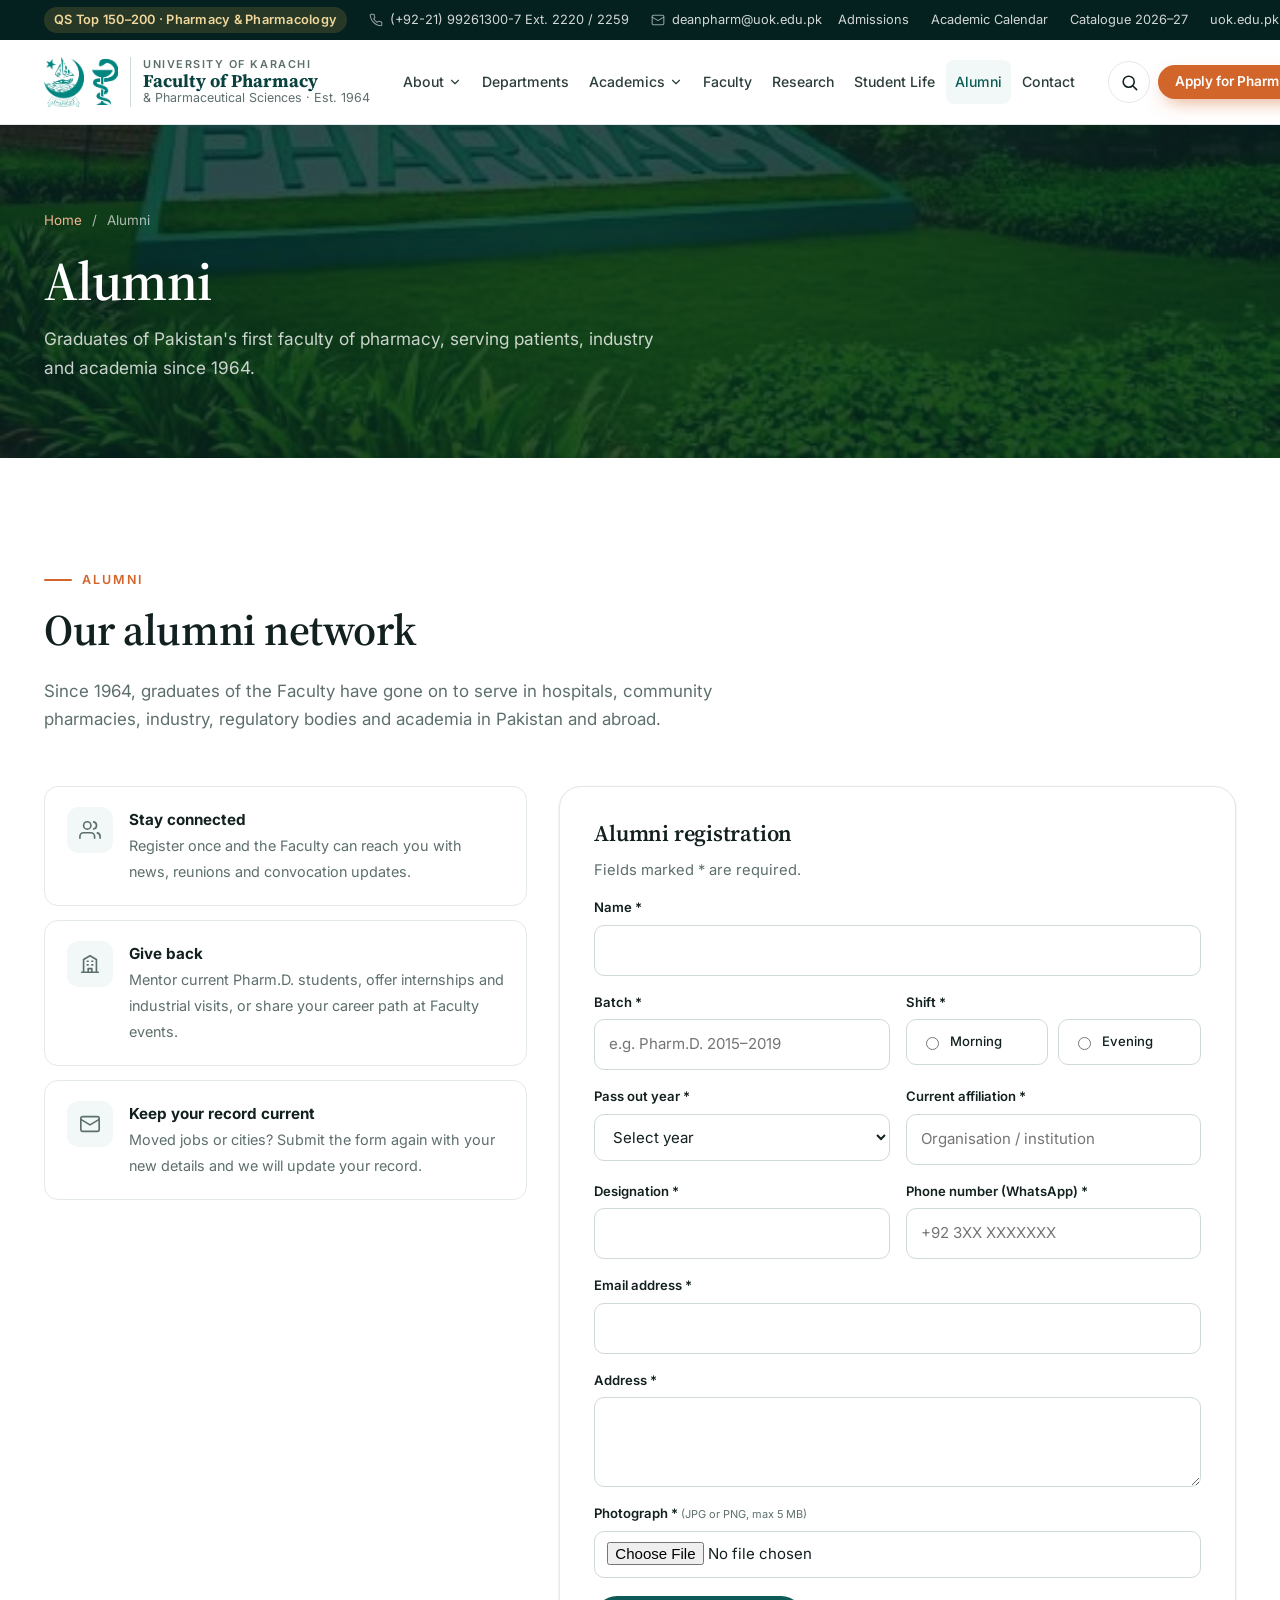
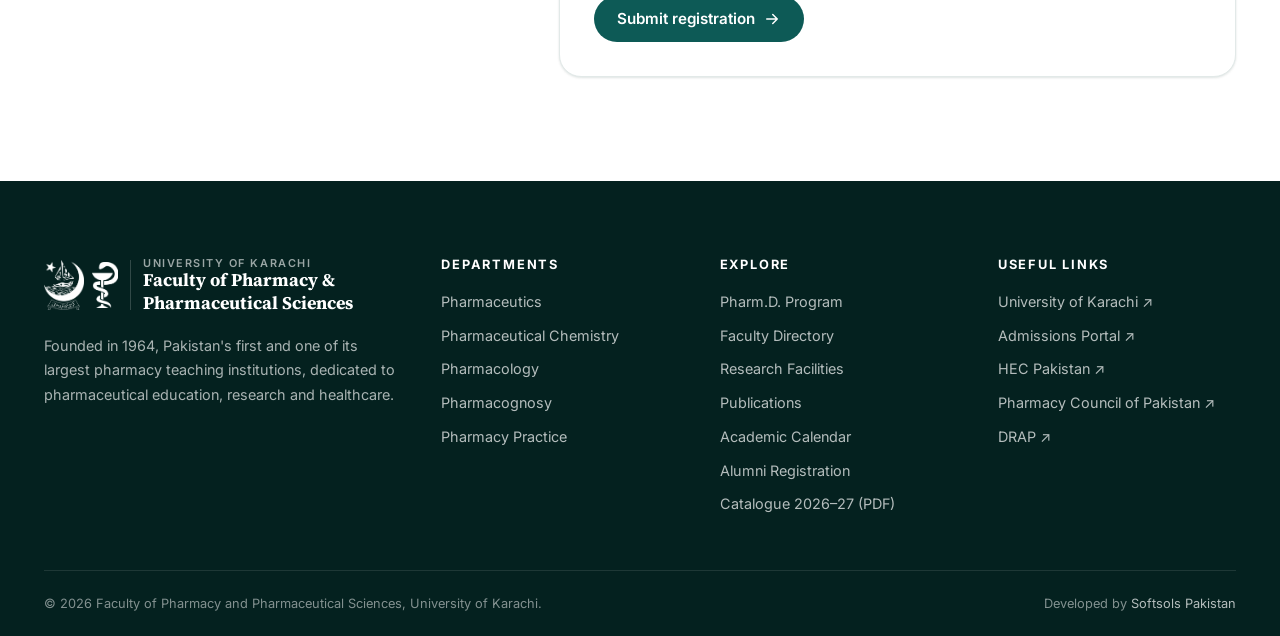
<file: alumni.html>
<!DOCTYPE html>
<html lang="en">
<head>
  <meta charset="UTF-8">
  <meta name="viewport" content="width=device-width, initial-scale=1.0">
  <title>Alumni | Faculty of Pharmacy &amp; Pharmaceutical Sciences, University of Karachi</title>
  <meta name="description" content="Alumni of the Faculty of Pharmacy and Pharmaceutical Sciences, University of Karachi. Register to stay connected with the Faculty.">
  <meta name="keywords" content="Faculty of Pharmacy, University of Karachi, Pharm.D, Pharmaceutical Sciences, UoK Pharmacy, RIPS, BBRF, PJPS">
  <meta name="theme-color" content="#062f2c">
  <meta property="og:title" content="Alumni — Faculty of Pharmacy & Pharmaceutical Sciences, University of Karachi">
  <meta property="og:description" content="Six decades of excellence in pharmacy education and research. QS Top 150–200 in Pharmacy & Pharmacology.">
  <meta property="og:type" content="website">
  <meta property="og:image" content="assets/img/campus/pharmacy-building.jpg">
  <link rel="icon" type="image/png" href="assets/brand/favicon.png">
  <link rel="apple-touch-icon" href="assets/brand/favicon.png">
  <link rel="preconnect" href="https://fonts.googleapis.com">
  <link rel="preconnect" href="https://fonts.gstatic.com" crossorigin>
  <link href="https://fonts.googleapis.com/css2?family=Inter:wght@400;500;600;700&family=Source+Serif+4:ital,opsz,wght@0,8..60,500;0,8..60,600;0,8..60,700;1,8..60,500&display=swap" rel="stylesheet">
  <link rel="stylesheet" href="styles.css">
</head>
<body>

<!-- SVG icon sprite -->
<svg xmlns="http://www.w3.org/2000/svg" style="display:none" aria-hidden="true">
  <defs>
    <symbol id="i-phone" viewBox="0 0 24 24" fill="none" stroke="currentColor" stroke-width="1.8" stroke-linecap="round" stroke-linejoin="round"><path d="M22 16.9v3a2 2 0 0 1-2.2 2 19.8 19.8 0 0 1-8.6-3.1 19.5 19.5 0 0 1-6-6A19.8 19.8 0 0 1 2.1 4.2 2 2 0 0 1 4.1 2h3a2 2 0 0 1 2 1.7c.1 1 .4 1.9.7 2.8a2 2 0 0 1-.5 2.1L8 9.9a16 16 0 0 0 6 6l1.3-1.3a2 2 0 0 1 2.1-.4c.9.3 1.8.6 2.8.7a2 2 0 0 1 1.7 2z"/></symbol>
    <symbol id="i-mail" viewBox="0 0 24 24" fill="none" stroke="currentColor" stroke-width="1.8" stroke-linecap="round" stroke-linejoin="round"><rect x="2" y="4" width="20" height="16" rx="2"/><path d="m22 7-10 6L2 7"/></symbol>
    <symbol id="i-pin" viewBox="0 0 24 24" fill="none" stroke="currentColor" stroke-width="1.8" stroke-linecap="round" stroke-linejoin="round"><path d="M20 10c0 6-8 12-8 12S4 16 4 10a8 8 0 0 1 16 0z"/><circle cx="12" cy="10" r="3"/></symbol>
    <symbol id="i-globe" viewBox="0 0 24 24" fill="none" stroke="currentColor" stroke-width="1.8" stroke-linecap="round" stroke-linejoin="round"><circle cx="12" cy="12" r="10"/><path d="M2 12h20M12 2a15.3 15.3 0 0 1 4 10 15.3 15.3 0 0 1-4 10 15.3 15.3 0 0 1-4-10 15.3 15.3 0 0 1 4-10z"/></symbol>
    <symbol id="i-search" viewBox="0 0 24 24" fill="none" stroke="currentColor" stroke-width="2" stroke-linecap="round" stroke-linejoin="round"><circle cx="11" cy="11" r="7"/><path d="m21 21-4.3-4.3"/></symbol>
    <symbol id="i-menu" viewBox="0 0 24 24" fill="none" stroke="currentColor" stroke-width="2" stroke-linecap="round"><path d="M4 7h16M4 12h16M4 17h16"/></symbol>
    <symbol id="i-close" viewBox="0 0 24 24" fill="none" stroke="currentColor" stroke-width="2" stroke-linecap="round"><path d="M18 6 6 18M6 6l12 12"/></symbol>
    <symbol id="i-chev" viewBox="0 0 24 24" fill="none" stroke="currentColor" stroke-width="2" stroke-linecap="round" stroke-linejoin="round"><path d="m6 9 6 6 6-6"/></symbol>
    <symbol id="i-chev-r" viewBox="0 0 24 24" fill="none" stroke="currentColor" stroke-width="2" stroke-linecap="round" stroke-linejoin="round"><path d="m9 6 6 6-6 6"/></symbol>
    <symbol id="i-chev-l" viewBox="0 0 24 24" fill="none" stroke="currentColor" stroke-width="2" stroke-linecap="round" stroke-linejoin="round"><path d="m15 6-6 6 6 6"/></symbol>
    <symbol id="i-arrow" viewBox="0 0 24 24" fill="none" stroke="currentColor" stroke-width="2" stroke-linecap="round" stroke-linejoin="round"><path d="M5 12h14M13 6l6 6-6 6"/></symbol>
    <symbol id="i-up" viewBox="0 0 24 24" fill="none" stroke="currentColor" stroke-width="2" stroke-linecap="round" stroke-linejoin="round"><path d="M12 19V5M6 11l6-6 6 6"/></symbol>
    <symbol id="i-check" viewBox="0 0 24 24" fill="none" stroke="currentColor" stroke-width="2" stroke-linecap="round" stroke-linejoin="round"><circle cx="12" cy="12" r="10"/><path d="m8 12 3 3 5-6"/></symbol>
    <symbol id="i-flask" viewBox="0 0 24 24" fill="none" stroke="currentColor" stroke-width="1.8" stroke-linecap="round" stroke-linejoin="round"><path d="M9 3h6M10 3v6.5L4.6 19a1.5 1.5 0 0 0 1.3 2.2h12.2a1.5 1.5 0 0 0 1.3-2.2L14 9.5V3"/><path d="M7.5 15h9"/></symbol>
    <symbol id="i-book" viewBox="0 0 24 24" fill="none" stroke="currentColor" stroke-width="1.8" stroke-linecap="round" stroke-linejoin="round"><path d="M4 19.5A2.5 2.5 0 0 1 6.5 17H20V3H6.5A2.5 2.5 0 0 0 4 5.5z"/><path d="M4 19.5A2.5 2.5 0 0 0 6.5 22H20v-5"/></symbol>
    <symbol id="i-users" viewBox="0 0 24 24" fill="none" stroke="currentColor" stroke-width="1.8" stroke-linecap="round" stroke-linejoin="round"><path d="M17 21v-2a4 4 0 0 0-4-4H5a4 4 0 0 0-4 4v2"/><circle cx="9" cy="7" r="4"/><path d="M23 21v-2a4 4 0 0 0-3-3.9M16 3.1a4 4 0 0 1 0 7.8"/></symbol>
    <symbol id="i-award" viewBox="0 0 24 24" fill="none" stroke="currentColor" stroke-width="1.8" stroke-linecap="round" stroke-linejoin="round"><circle cx="12" cy="8" r="6"/><path d="M15.5 13 17 22l-5-3-5 3 1.5-9"/></symbol>
    <symbol id="i-cal" viewBox="0 0 24 24" fill="none" stroke="currentColor" stroke-width="1.8" stroke-linecap="round" stroke-linejoin="round"><rect x="3" y="4" width="18" height="18" rx="2"/><path d="M16 2v4M8 2v4M3 10h18"/></symbol>
    <symbol id="i-cap" viewBox="0 0 24 24" fill="none" stroke="currentColor" stroke-width="1.8" stroke-linecap="round" stroke-linejoin="round"><path d="M22 10 12 5 2 10l10 5 10-5z"/><path d="M6 12v5c3 2 9 2 12 0v-5M22 10v6"/></symbol>
    <symbol id="i-micro" viewBox="0 0 24 24" fill="none" stroke="currentColor" stroke-width="1.8" stroke-linecap="round" stroke-linejoin="round"><path d="M6 18h8M3 22h18M14 22a7 7 0 1 0 0-14h-1M9 14h2M9 12a2 2 0 0 1-2-2V6h6v4a2 2 0 0 1-2 2zM12 6V3a1 1 0 0 0-1-1H9a1 1 0 0 0-1 1v3"/></symbol>
    <symbol id="i-leaf" viewBox="0 0 24 24" fill="none" stroke="currentColor" stroke-width="1.8" stroke-linecap="round" stroke-linejoin="round"><path d="M11 20A7 7 0 0 1 9.8 6.1C15.5 5 17 4.5 19 2c1 2 2 4.2 2 8 0 5.5-4.8 10-10 10z"/><path d="M2 21c0-3 1.9-5.4 5.1-6"/></symbol>
    <symbol id="i-pill" viewBox="0 0 24 24" fill="none" stroke="currentColor" stroke-width="1.8" stroke-linecap="round" stroke-linejoin="round"><path d="m10.5 20.5 10-10a4.95 4.95 0 1 0-7-7l-10 10a4.95 4.95 0 1 0 7 7zM8.5 8.5l7 7"/></symbol>
    <symbol id="i-heart" viewBox="0 0 24 24" fill="none" stroke="currentColor" stroke-width="1.8" stroke-linecap="round" stroke-linejoin="round"><path d="M19 14c1.5-1.5 3-3.2 3-5.5A5.5 5.5 0 0 0 16.5 3c-1.8 0-3 .5-4.5 2-1.5-1.5-2.7-2-4.5-2A5.5 5.5 0 0 0 2 8.5c0 2.3 1.5 4 3 5.5l7 7z"/><path d="M3.2 12h4.3l1.5-3 2 6 1.5-3h8.3"/></symbol>
    <symbol id="i-file" viewBox="0 0 24 24" fill="none" stroke="currentColor" stroke-width="1.8" stroke-linecap="round" stroke-linejoin="round"><path d="M14 2H6a2 2 0 0 0-2 2v16a2 2 0 0 0 2 2h12a2 2 0 0 0 2-2V8z"/><path d="M14 2v6h6M16 13H8M16 17H8M10 9H8"/></symbol>
    <symbol id="i-clip" viewBox="0 0 24 24" fill="none" stroke="currentColor" stroke-width="1.8" stroke-linecap="round" stroke-linejoin="round"><rect x="8" y="2" width="8" height="4" rx="1"/><path d="M16 4h2a2 2 0 0 1 2 2v14a2 2 0 0 1-2 2H6a2 2 0 0 1-2-2V6a2 2 0 0 1 2-2h2M9 14l2 2 4-4"/></symbol>
    <symbol id="i-shield" viewBox="0 0 24 24" fill="none" stroke="currentColor" stroke-width="1.8" stroke-linecap="round" stroke-linejoin="round"><path d="M12 22s8-4 8-10V5l-8-3-8 3v7c0 6 8 10 8 10z"/><path d="m9 12 2 2 4-4"/></symbol>
    <symbol id="i-star" viewBox="0 0 24 24" fill="none" stroke="currentColor" stroke-width="1.8" stroke-linecap="round" stroke-linejoin="round"><path d="m12 2 3.1 6.3 6.9 1-5 4.9 1.2 6.8L12 17.8 5.8 21l1.2-6.8-5-4.9 6.9-1z"/></symbol>
    <symbol id="i-clock" viewBox="0 0 24 24" fill="none" stroke="currentColor" stroke-width="1.8" stroke-linecap="round" stroke-linejoin="round"><circle cx="12" cy="12" r="10"/><path d="M12 6v6l4 2"/></symbol>
    <symbol id="i-chart" viewBox="0 0 24 24" fill="none" stroke="currentColor" stroke-width="1.8" stroke-linecap="round" stroke-linejoin="round"><path d="M3 3v18h18"/><path d="m7 15 4-4 3 3 5-6"/></symbol>
    <symbol id="i-trophy" viewBox="0 0 24 24" fill="none" stroke="currentColor" stroke-width="1.8" stroke-linecap="round" stroke-linejoin="round"><path d="M6 9H4.5a2.5 2.5 0 0 1 0-5H6M18 9h1.5a2.5 2.5 0 0 0 0-5H18M4 22h16M10 14.7V17c0 .6-.5 1-1 1.2C7.8 18.8 7 20.2 7 22M14 14.7V17c0 .6.5 1 1 1.2 1.2.6 2 2 2 3.8M18 2H6v7a6 6 0 0 0 12 0z"/></symbol>
    <symbol id="i-pen" viewBox="0 0 24 24" fill="none" stroke="currentColor" stroke-width="1.8" stroke-linecap="round" stroke-linejoin="round"><path d="M12 20h9M16.5 3.5a2.1 2.1 0 1 1 3 3L7 19l-4 1 1-4z"/></symbol>
    <symbol id="i-palette" viewBox="0 0 24 24" fill="none" stroke="currentColor" stroke-width="1.8" stroke-linecap="round" stroke-linejoin="round"><circle cx="13.5" cy="6.5" r="1"/><circle cx="17.5" cy="10.5" r="1"/><circle cx="8.5" cy="7.5" r="1"/><circle cx="6.5" cy="12.5" r="1"/><path d="M12 2a10 10 0 0 0 0 20c1 0 1.7-.8 1.7-1.7 0-.4-.2-.8-.4-1.1-.3-.3-.4-.7-.4-1.1 0-.9.8-1.7 1.7-1.7h2A5.6 5.6 0 0 0 22 11c0-5-4.5-9-10-9z"/></symbol>
    <symbol id="i-atom" viewBox="0 0 24 24" fill="none" stroke="currentColor" stroke-width="1.8" stroke-linecap="round" stroke-linejoin="round"><circle cx="12" cy="12" r="1.5"/><ellipse cx="12" cy="12" rx="10" ry="4"/><ellipse cx="12" cy="12" rx="10" ry="4" transform="rotate(60 12 12)"/><ellipse cx="12" cy="12" rx="10" ry="4" transform="rotate(120 12 12)"/></symbol>
    <symbol id="i-building" viewBox="0 0 24 24" fill="none" stroke="currentColor" stroke-width="1.8" stroke-linecap="round" stroke-linejoin="round"><path d="M3 21h18M5 21V7l7-4 7 4v14M9 9h1M14 9h1M9 13h1M14 13h1M10 21v-4h4v4"/></symbol>
    <symbol id="i-download" viewBox="0 0 24 24" fill="none" stroke="currentColor" stroke-width="2" stroke-linecap="round" stroke-linejoin="round"><path d="M21 15v4a2 2 0 0 1-2 2H5a2 2 0 0 1-2-2v-4M7 10l5 5 5-5M12 15V3"/></symbol>
    <symbol id="i-ext" viewBox="0 0 24 24" fill="none" stroke="currentColor" stroke-width="2" stroke-linecap="round" stroke-linejoin="round"><path d="M18 13v6a2 2 0 0 1-2 2H5a2 2 0 0 1-2-2V8a2 2 0 0 1 2-2h6M15 3h6v6M10 14 21 3"/></symbol>
    <symbol id="i-bus" viewBox="0 0 24 24" fill="none" stroke="currentColor" stroke-width="1.8" stroke-linecap="round" stroke-linejoin="round"><path d="M8 6v6M16 6v6M2 12h20M7 18h10M18 18h2a2 2 0 0 0 2-2V6a4 4 0 0 0-4-4H6a4 4 0 0 0-4 4v10a2 2 0 0 0 2 2h2"/><circle cx="7" cy="18" r="2"/><circle cx="17" cy="18" r="2"/></symbol>
  </defs>
</svg>

<a href="#main" class="skip-link">Skip to main content</a>

<!-- Top bar -->
<div class="topbar">
  <div class="container">
    <div class="topbar-info">
      <span class="topbar-badge">QS Top 150–200 · Pharmacy &amp; Pharmacology</span>
      <a class="topbar-item hide-sm" href="tel:+922199261300"><svg><use href="#i-phone"/></svg>(+92-21) 99261300-7 Ext. 2220 / 2259</a>
      <a class="topbar-item hide-sm" href="mailto:deanpharm@uok.edu.pk"><svg><use href="#i-mail"/></svg>deanpharm@uok.edu.pk</a>
    </div>
    <div class="topbar-links">
      <a href="index.html#admissions">Admissions</a>
      <a href="index.html#calendar">Academic Calendar</a>
      <a href="catalogue.pdf" target="_blank" rel="noopener">Catalogue 2026–27</a>
      <a href="https://uok.edu.pk" target="_blank" rel="noopener">uok.edu.pk ↗</a>
    </div>
  </div>
</div>

<!-- Header -->
<header class="site-header" id="siteHeader">
  <div class="container header-inner">
    <a href="index.html" class="brand" aria-label="Faculty of Pharmacy and Pharmaceutical Sciences — home">
      <span class="brand-marks">
        <img src="assets/brand/uok-emblem.png" alt="University of Karachi emblem" width="40" height="50">
        <img src="assets/brand/pharmacy-mark.png" alt="" width="26" height="46">
      </span>
      <span class="brand-text">
        <small>University of Karachi</small>
        <strong>Faculty of Pharmacy</strong>
        <span>&amp; Pharmaceutical Sciences · Est. 1964</span>
      </span>
    </a>

    <nav class="main-nav" aria-label="Main">
      <div class="nav-drop">
        <button type="button" aria-haspopup="true">About <svg><use href="#i-chev"/></svg></button>
        <div class="nav-panel">
          <a href="index.html#about"><b>History &amp; Heritage</b><small>Pakistan's first faculty of pharmacy, since 1964</small></a>
          <a href="index.html#leadership"><b>Leadership</b><small>Messages from the Vice Chancellor &amp; Dean</small></a>
          <a href="index.html#milestones"><b>Milestones</b><small>Decades of pioneering achievements</small></a>
          <a href="index.html#gallery"><b>Campus &amp; People</b><small>Facilities and our technical staff</small></a>
        </div>
      </div>
      <a href="index.html#departments">Departments</a>
      <div class="nav-drop">
        <button type="button" aria-haspopup="true">Academics <svg><use href="#i-chev"/></svg></button>
        <div class="nav-panel">
          <a href="index.html#program"><b>Pharm.D. Program</b><small>5 years · 10 semesters · course schedule</small></a>
          <a href="index.html#admissions"><b>Admissions &amp; Rules</b><small>Merit categories, attendance, promotion</small></a>
          <a href="index.html#calendar"><b>Academic Calendar</b><small>Morning &amp; evening programs</small></a>
        </div>
      </div>
      <a href="index.html#faculty">Faculty</a>
      <a href="index.html#research">Research</a>
      <a href="index.html#student-life">Student Life</a>
      <a href="alumni.html" class="is-active" aria-current="page">Alumni</a>
      <a href="index.html#contact">Contact</a>
    </nav>

    <div class="header-actions">
      <button class="icon-btn" type="button" id="searchOpen" aria-label="Search the site"><svg><use href="#i-search"/></svg></button>
      <a href="index.html#admissions" class="btn btn-primary btn-sm">Apply for Pharm.D.</a>
      <button class="icon-btn menu-toggle" type="button" id="menuOpen" aria-label="Open menu" aria-controls="drawer" aria-expanded="false"><svg><use href="#i-menu"/></svg></button>
    </div>
  </div>
</header>

<!-- Mobile drawer -->
<div class="drawer-backdrop" id="drawerBackdrop"></div>
<aside class="drawer" id="drawer" aria-label="Mobile menu">
  <div class="drawer-head">
    <strong style="font-family:var(--font-serif);color:var(--brand-800)">Menu</strong>
    <button class="icon-btn" type="button" id="menuClose" aria-label="Close menu"><svg><use href="#i-close"/></svg></button>
  </div>
  <nav>
    <a href="index.html#about">About the Faculty</a>
    <a href="index.html#leadership">Leadership</a>
    <a href="index.html#departments">Departments</a>
    <a href="index.html#program">Pharm.D. Program</a>
    <a href="index.html#faculty">Faculty Directory</a>
    <a href="index.html#research">Research &amp; Facilities</a>
    <a href="index.html#publications">Publications</a>
    <a href="index.html#admissions">Admissions &amp; Rules</a>
    <a href="index.html#calendar">Academic Calendar</a>
    <a href="index.html#student-life">Student Life</a>
    <a href="index.html#gallery">Gallery</a>
    <a href="alumni.html">Alumni</a>
    <a href="index.html#contact">Contact</a>
  </nav>
  <div class="drawer-foot">
    <a href="index.html#admissions" class="btn btn-primary" style="width:100%;margin-bottom:14px">Apply for Pharm.D.</a>
    University Road, Karachi-75270<br>(+92-21) 99261300-7 Ext. 2220
  </div>
</aside>

<main id="main">

  <!-- ============ PAGE HEADER ============ -->
  <section class="page-hero">
    <img src="assets/img/campus/pharmacy-building.jpg" alt="" width="1920" height="1277">
    <div class="container">
      <nav class="crumbs" aria-label="Breadcrumb"><a href="index.html">Home</a><span aria-hidden="true">/</span><span>Alumni</span></nav>
      <h1>Alumni</h1>
      <p>Graduates of Pakistan's first faculty of pharmacy, serving patients, industry and academia since 1964.</p>
    </div>
  </section>

  <!-- ============ ALUMNI ============ -->
  <section class="section" id="alumni">
    <div class="container">
      <div class="section-head reveal">
        <span class="eyebrow">Alumni</span>
        <h2>Our alumni network</h2>
        <p>Since 1964, graduates of the Faculty have gone on to serve in hospitals, community pharmacies, industry, regulatory bodies and academia in Pakistan and abroad.</p>
      </div>
      <div class="alumni-grid">
        <div class="alumni-info reveal">
          <div class="ci"><span class="ql-icon"><svg><use href="#i-users"/></svg></span><div><b>Stay connected</b><span>Register once and the Faculty can reach you with news, reunions and convocation updates.</span></div></div>
          <div class="ci"><span class="ql-icon"><svg><use href="#i-building"/></svg></span><div><b>Give back</b><span>Mentor current Pharm.D. students, offer internships and industrial visits, or share your career path at Faculty events.</span></div></div>
          <div class="ci"><span class="ql-icon"><svg><use href="#i-mail"/></svg></span><div><b>Keep your record current</b><span>Moved jobs or cities? Submit the form again with your new details and we will update your record.</span></div></div>
        </div>
        <form class="form-card" id="alumniForm" action="https://formsubmit.co/softsolspk@gmail.com" method="POST" enctype="multipart/form-data" novalidate>
          <h3>Alumni registration</h3>
          <p style="color:var(--muted);font-size:.92rem">Fields marked * are required.</p>
          <input type="hidden" name="_subject" value="New alumni registration – Faculty of Pharmacy, UoK">
          <input type="hidden" name="_template" value="table">
          <input type="hidden" name="_next" value="">
          <input type="text" name="_honey" class="hp" tabindex="-1" autocomplete="off" aria-hidden="true">
          <div class="form-grid">
            <div class="field full"><label for="al-name">Name *</label><input id="al-name" name="Name" required autocomplete="name"></div>
            <div class="field"><label for="al-batch">Batch *</label><input id="al-batch" name="Batch" required placeholder="e.g. Pharm.D. 2015–2019"></div>
            <div class="field"><label>Shift *</label>
              <div class="choice-row" role="radiogroup" aria-label="Shift">
                <label class="choice"><input type="radio" name="Shift" value="Morning" required> Morning</label>
                <label class="choice"><input type="radio" name="Shift" value="Evening"> Evening</label>
              </div>
            </div>
            <div class="field"><label for="al-year">Pass out year *</label>
              <select id="al-year" name="Pass out Year" required><option value="">Select year</option><option>2026</option><option>2025</option><option>2024</option><option>2023</option><option>2022</option><option>2021</option><option>2020</option><option>2019</option><option>2018</option><option>2017</option><option>2016</option><option>2015</option><option>2014</option><option>2013</option><option>2012</option><option>2011</option><option>2010</option><option>2009</option><option>2008</option><option>2007</option><option>2006</option><option>2005</option><option>2004</option><option>2003</option><option>2002</option><option>2001</option><option>2000</option><option>1999</option><option>1998</option><option>1997</option><option>1996</option><option>1995</option><option>1994</option><option>1993</option><option>1992</option><option>1991</option><option>1990</option><option>1989</option><option>1988</option><option>1987</option><option>1986</option><option>1985</option><option>1984</option><option>1983</option><option>1982</option><option>1981</option><option>1980</option><option>1979</option><option>1978</option><option>1977</option><option>1976</option><option>1975</option><option>1974</option><option>1973</option><option>1972</option><option>1971</option><option>1970</option><option>1969</option><option>1968</option><option>1967</option><option>1966</option></select>
            </div>
            <div class="field"><label for="al-aff">Current affiliation *</label><input id="al-aff" name="Current Affiliation" required placeholder="Organisation / institution" autocomplete="organization"></div>
            <div class="field"><label for="al-desig">Designation *</label><input id="al-desig" name="Designation" required autocomplete="organization-title"></div>
            <div class="field"><label for="al-phone">Phone number (WhatsApp) *</label><input id="al-phone" name="Phone (WhatsApp)" type="tel" required placeholder="+92 3XX XXXXXXX" autocomplete="tel"></div>
            <div class="field full"><label for="al-email">Email address *</label><input id="al-email" name="email" type="email" required autocomplete="email"></div>
            <div class="field full"><label for="al-addr">Address *</label><textarea id="al-addr" name="Address" required autocomplete="street-address" style="min-height:90px"></textarea></div>
            <div class="field full"><label for="al-photo">Photograph * <small style="font-weight:400;color:var(--muted)">(JPG or PNG, max 5 MB)</small></label><input id="al-photo" name="Photograph" type="file" accept="image/jpeg,image/png" required></div>
          </div>
          <button class="btn btn-brand" type="submit" style="margin-top:18px">Submit registration <svg><use href="#i-arrow"/></svg></button>
          <div class="form-feedback" id="alumniFeedback" role="status"></div>
        </form>
      </div>
    </div>
  </section>

</main>

<!-- Footer -->
<footer class="site-footer">
  <div class="container">
    <div class="footer-grid">
      <div class="footer-brand">
        <a href="index.html" class="brand">
          <span class="brand-marks">
            <img src="assets/brand/uok-emblem-white.png" alt="University of Karachi emblem" width="40" height="50">
            <img src="assets/brand/pharmacy-mark-white.png" alt="" width="26" height="46">
          </span>
          <span class="brand-text"><small>University of Karachi</small><strong>Faculty of Pharmacy &amp; Pharmaceutical Sciences</strong></span>
        </a>
        <p>Founded in 1964, Pakistan's first and one of its largest pharmacy teaching institutions, dedicated to pharmaceutical education, research and healthcare.</p>
      </div>
      <div>
        <h4>Departments</h4>
        <ul id="footerDepts"></ul>
      </div>
      <div>
        <h4>Explore</h4>
        <ul>
          <li><a href="index.html#program">Pharm.D. Program</a></li>
          <li><a href="index.html#faculty">Faculty Directory</a></li>
          <li><a href="index.html#research">Research Facilities</a></li>
          <li><a href="index.html#publications">Publications</a></li>
          <li><a href="index.html#calendar">Academic Calendar</a></li>
          <li><a href="alumni.html">Alumni Registration</a></li>
          <li><a href="catalogue.pdf" target="_blank" rel="noopener">Catalogue 2026–27 (PDF)</a></li>
        </ul>
      </div>
      <div>
        <h4>Useful links</h4>
        <ul>
          <li><a href="https://uok.edu.pk" target="_blank" rel="noopener">University of Karachi ↗</a></li>
          <li><a href="https://uokadmission.edu.pk" target="_blank" rel="noopener">Admissions Portal ↗</a></li>
          <li><a href="https://www.hec.gov.pk" target="_blank" rel="noopener">HEC Pakistan ↗</a></li>
          <li><a href="https://www.pharmacycouncil.org.pk" target="_blank" rel="noopener">Pharmacy Council of Pakistan ↗</a></li>
          <li><a href="https://www.dra.gov.pk" target="_blank" rel="noopener">DRAP ↗</a></li>
        </ul>
      </div>
    </div>
    <div class="footer-bottom">
      <span>© <span id="year">2026</span> Faculty of Pharmacy and Pharmaceutical Sciences, University of Karachi.</span>
      <span>Developed by <a href="https://softsols.pk/" target="_blank" rel="noopener">Softsols Pakistan</a></span>
    </div>
  </div>
</footer>

<button class="icon-btn to-top" id="toTop" aria-label="Back to top"><svg><use href="#i-up"/></svg></button>

<!-- Faculty profile modal -->
<div class="modal" id="profileModal" role="dialog" aria-modal="true" aria-labelledby="profileName">
  <div class="modal-box">
    <button class="icon-btn modal-close" type="button" data-close aria-label="Close"><svg><use href="#i-close"/></svg></button>
    <div id="profileContent"></div>
  </div>
</div>

<!-- Leadership message modal -->
<div class="modal" id="msgModal" role="dialog" aria-modal="true" aria-labelledby="msgName">
  <div class="modal-box msg-box">
    <button class="icon-btn modal-close" type="button" data-close aria-label="Close"><svg><use href="#i-close"/></svg></button>
    <div id="msgContent"></div>
  </div>
</div>

<!-- Search modal -->
<div class="modal" id="searchModal" role="dialog" aria-modal="true" aria-label="Site search">
  <div class="modal-box search-box">
    <div class="search-input-row">
      <svg><use href="#i-search"/></svg>
      <input type="search" id="searchInput" placeholder="Search faculty, courses, departments…" autocomplete="off" aria-label="Search">
      <kbd>Esc</kbd>
    </div>
    <div class="search-results" id="searchResults"><div class="search-hint">Try "pharmacology", "Harris", "PHT-301" or "clinical".</div></div>
  </div>
</div>

<!-- Lightbox -->
<div class="lightbox" id="lightbox" role="dialog" aria-modal="true" aria-label="Image viewer">
  <button class="icon-btn lb-close" type="button" data-close aria-label="Close"><svg><use href="#i-close"/></svg></button>
  <button class="icon-btn lb-prev" type="button" aria-label="Previous image"><svg><use href="#i-chev-l"/></svg></button>
  <figure><img alt="" id="lbImg"><figcaption id="lbCap"></figcaption></figure>
  <button class="icon-btn lb-next" type="button" aria-label="Next image"><svg><use href="#i-chev-r"/></svg></button>
</div>

<script src="data.js"></script>
<script src="app.js"></script>
</body>
</html>
</file>
<file: styles.css>
/* ==========================================================================
   Faculty of Pharmacy & Pharmaceutical Sciences — University of Karachi
   Design system & layout
   ========================================================================== */

:root {
  --brand-950: #04211f;
  --brand-900: #062f2c;
  --brand-800: #0a423f;
  --brand-700: #0d5a56;
  --brand-600: #00807a;
  --brand-500: #009690;
  --brand-100: #e3f2f0;
  --brand-50:  #f1f8f7;
  --accent:    #d2652a;
  --accent-600:#b8531d;
  --accent-50: #fdf1ea;
  --gold:      #c8a04a;

  --ink:       #12201f;
  --ink-2:     #2c3d3b;
  --muted:     #5d6f6d;
  --line:      #e2e9e8;
  --line-2:    #cfdad8;
  --bg:        #ffffff;
  --bg-soft:   #f5f8f7;

  --font-sans: "Inter", system-ui, -apple-system, "Segoe UI", Roboto, sans-serif;
  --font-serif: "Source Serif 4", "Georgia", serif;

  --radius-sm: 8px;
  --radius:    14px;
  --radius-lg: 22px;
  --shadow-sm: 0 1px 2px rgba(6, 47, 44, .06), 0 1px 3px rgba(6, 47, 44, .08);
  --shadow:    0 10px 30px -12px rgba(6, 47, 44, .22);
  --shadow-lg: 0 30px 60px -20px rgba(6, 47, 44, .35);

  --container: 1240px;
  --header-h: 84px;
  --ease: cubic-bezier(.2, .7, .2, 1);
}

/* ---------- Base ---------- */
*, *::before, *::after { box-sizing: border-box; }
html { scroll-behavior: smooth; scroll-padding-top: calc(var(--header-h) + 12px); -webkit-text-size-adjust: 100%; }
body {
  margin: 0;
  font-family: var(--font-sans);
  font-size: 16px;
  line-height: 1.65;
  color: var(--ink-2);
  background: var(--bg);
  -webkit-font-smoothing: antialiased;
  text-rendering: optimizeLegibility;
}
img { max-width: 100%; display: block; }
a { color: var(--brand-600); text-decoration: none; }
a:hover { color: var(--brand-700); }
h1, h2, h3, h4 { font-family: var(--font-serif); color: var(--ink); line-height: 1.18; margin: 0 0 .5em; font-weight: 600; letter-spacing: -.01em; }
p { margin: 0 0 1em; }
button { font: inherit; cursor: pointer; }
:focus-visible { outline: 3px solid var(--accent); outline-offset: 2px; border-radius: 4px; }
::selection { background: var(--brand-100); color: var(--brand-900); }

.container { width: 100%; max-width: var(--container); margin: 0 auto; padding: 0 24px; }
.sr-only { position: absolute; width: 1px; height: 1px; padding: 0; margin: -1px; overflow: hidden; clip: rect(0,0,0,0); border: 0; }
.skip-link { position: absolute; left: 16px; top: -60px; z-index: 1000; background: var(--accent); color: #fff; padding: 10px 16px; border-radius: var(--radius-sm); font-weight: 600; }
.skip-link:focus { top: 12px; color: #fff; }

/* ---------- Buttons ---------- */
.btn {
  display: inline-flex; align-items: center; justify-content: center; gap: 8px;
  padding: 13px 22px; border-radius: 999px; border: 1.5px solid transparent;
  font-weight: 600; font-size: .95rem; line-height: 1; white-space: nowrap;
  transition: background .2s var(--ease), color .2s var(--ease), border-color .2s var(--ease), transform .2s var(--ease), box-shadow .2s var(--ease);
}
.btn svg { width: 18px; height: 18px; flex: none; }
.btn:hover { transform: translateY(-1px); }
.btn-primary { background: var(--accent); color: #fff; box-shadow: 0 8px 20px -8px rgba(210, 101, 42, .7); }
.btn-primary:hover { background: var(--accent-600); color: #fff; }
.btn-brand { background: var(--brand-700); color: #fff; }
.btn-brand:hover { background: var(--brand-800); color: #fff; }
.btn-ghost-light { border-color: rgba(255,255,255,.45); color: #fff; }
.btn-ghost-light:hover { background: rgba(255,255,255,.12); color: #fff; border-color: #fff; }
.btn-outline { border-color: var(--line-2); color: var(--ink); background: #fff; }
.btn-outline:hover { border-color: var(--brand-600); color: var(--brand-700); }
.btn-sm { padding: 9px 16px; font-size: .85rem; }

.link-arrow { display: inline-flex; align-items: center; gap: 6px; font-weight: 600; color: var(--brand-600); }
.link-arrow svg { width: 16px; height: 16px; transition: transform .2s var(--ease); }
.link-arrow:hover svg { transform: translateX(3px); }

/* ---------- Top bar ---------- */
.topbar { background: var(--brand-950); color: rgba(255,255,255,.78); font-size: .8rem; }
.topbar .container { display: flex; align-items: center; justify-content: space-between; gap: 16px; min-height: 40px; }
.topbar-info, .topbar-links { display: flex; align-items: center; gap: 22px; flex-wrap: wrap; }
.topbar a { color: rgba(255,255,255,.82); }
.topbar a:hover { color: #fff; }
.topbar-item { display: inline-flex; align-items: center; gap: 7px; }
.topbar-item svg { width: 14px; height: 14px; opacity: .7; }
.topbar-badge { background: rgba(200,160,74,.18); color: #f0d79b; padding: 2px 10px; border-radius: 999px; font-weight: 600; letter-spacing: .02em; }

/* ---------- Header ---------- */
.site-header { position: sticky; top: 0; z-index: 100; background: rgba(255,255,255,.96); backdrop-filter: saturate(1.4) blur(10px); border-bottom: 1px solid var(--line); transition: box-shadow .25s var(--ease); }
.site-header.is-scrolled { box-shadow: 0 6px 24px -14px rgba(6,47,44,.35); }
.header-inner { display: flex; align-items: center; justify-content: space-between; gap: 24px; height: var(--header-h); }
.brand { display: flex; align-items: center; gap: 12px; color: var(--ink); flex: none; }
.brand:hover { color: var(--ink); }
.brand-marks { display: flex; align-items: center; gap: 8px; padding-right: 12px; border-right: 1px solid var(--line-2); }
.brand-marks img { height: 50px; width: auto; }
.brand-marks img + img { height: 46px; }
.brand-text { display: flex; flex-direction: column; line-height: 1.15; }
.brand-text small { font-size: .68rem; letter-spacing: .14em; text-transform: uppercase; color: var(--muted); font-weight: 600; }
.brand-text strong { font-family: var(--font-serif); font-size: 1.12rem; color: var(--brand-800); font-weight: 700; }
.brand-text span { font-size: .78rem; color: var(--muted); }

.main-nav { display: flex; align-items: center; gap: 2px; }
.main-nav > a, .nav-drop > button {
  display: inline-flex; align-items: center; gap: 4px; padding: 10px 12px; border-radius: 8px;
  color: var(--ink-2); font-weight: 500; font-size: .92rem; background: none; border: 0;
}
.main-nav > a:hover, .nav-drop > button:hover, .main-nav > a.is-active { color: var(--brand-700); background: var(--brand-50); }
.nav-drop { position: relative; }
.nav-drop > button svg { width: 14px; height: 14px; transition: transform .2s; }
.nav-drop:hover > button svg, .nav-drop:focus-within > button svg { transform: rotate(180deg); }
.nav-panel {
  position: absolute; top: calc(100% + 8px); left: 50%; transform: translate(-50%, 6px);
  min-width: 300px; background: #fff; border: 1px solid var(--line); border-radius: var(--radius); box-shadow: var(--shadow-lg);
  padding: 8px; opacity: 0; visibility: hidden; transition: opacity .18s, transform .18s, visibility .18s;
}
.nav-panel::before { content: ""; position: absolute; inset: -10px 0 auto 0; height: 10px; }
.nav-drop:hover .nav-panel, .nav-drop:focus-within .nav-panel { opacity: 1; visibility: visible; transform: translate(-50%, 0); }
.nav-panel a { display: block; padding: 10px 12px; border-radius: 10px; color: var(--ink); }
.nav-panel a:hover { background: var(--brand-50); }
.nav-panel a b { display: block; font-weight: 600; font-size: .9rem; }
.nav-panel a small { display: block; color: var(--muted); font-size: .78rem; line-height: 1.4; }

.header-actions { display: flex; align-items: center; gap: 8px; }
.icon-btn { width: 42px; height: 42px; display: inline-grid; place-items: center; border-radius: 999px; border: 1px solid var(--line); background: #fff; color: var(--ink); transition: border-color .2s, color .2s; }
.icon-btn:hover { border-color: var(--brand-600); color: var(--brand-700); }
.icon-btn svg { width: 19px; height: 19px; }
.menu-toggle { display: none; }

/* Mobile drawer */
.drawer-backdrop { position: fixed; inset: 0; background: rgba(4,33,31,.5); z-index: 199; opacity: 0; visibility: hidden; transition: .25s; }
.drawer { position: fixed; top: 0; right: 0; bottom: 0; width: min(360px, 88vw); background: #fff; z-index: 200; transform: translateX(100%); transition: transform .3s var(--ease); display: flex; flex-direction: column; }
.drawer-open .drawer { transform: none; }
.drawer-open .drawer-backdrop { opacity: 1; visibility: visible; }
.drawer-head { display: flex; align-items: center; justify-content: space-between; padding: 18px 20px; border-bottom: 1px solid var(--line); }
.drawer nav { padding: 12px; overflow-y: auto; }
.drawer nav a { display: block; padding: 12px 14px; border-radius: 10px; color: var(--ink); font-weight: 500; }
.drawer nav a:hover { background: var(--brand-50); }
.drawer-foot { margin-top: auto; padding: 18px 20px; border-top: 1px solid var(--line); font-size: .85rem; color: var(--muted); }

/* ---------- Hero ---------- */
.hero { position: relative; color: #fff; overflow: hidden; background: var(--brand-900); isolation: isolate; }
.hero-media { position: absolute; inset: 0; z-index: -2; }
.hero-media img { position: absolute; inset: 0; width: 100%; height: 100%; object-fit: cover; object-position: center 40%; opacity: 0; transform: scale(1.06); transition: opacity 1.2s ease, transform 7s ease-out; }
.hero-media img.is-active { opacity: 1; transform: scale(1); }
.hero-dots { position: absolute; left: 50%; bottom: 96px; transform: translateX(-50%); display: flex; gap: 10px; z-index: 2; }
.hero-dots button { width: 10px; height: 10px; padding: 0; border-radius: 999px; border: 0; background: rgba(255,255,255,.45); cursor: pointer; transition: width .3s ease, background .3s ease; }
.hero-dots button[aria-selected="true"] { width: 28px; background: #fff; }
.hero::before { content: ""; position: absolute; inset: 0; z-index: -1; background:
  linear-gradient(100deg, rgba(4,33,31,.96) 0%, rgba(6,47,44,.88) 38%, rgba(6,47,44,.55) 70%, rgba(6,47,44,.35) 100%),
  linear-gradient(0deg, rgba(4,33,31,.7), transparent 40%); }
.hero-inner { display: grid; grid-template-columns: minmax(0, 1.25fr) minmax(0, .75fr); gap: 56px; align-items: center; padding-top: 104px; padding-bottom: 150px; }
.eyebrow { display: inline-flex; align-items: center; gap: 10px; font-size: .78rem; font-weight: 600; letter-spacing: .16em; text-transform: uppercase; color: var(--accent); margin-bottom: 14px; }
.eyebrow::before { content: ""; width: 28px; height: 2px; background: currentColor; border-radius: 2px; }
.hero .eyebrow { color: #f2b48f; }
.hero h1 { color: #fff; font-size: clamp(2.3rem, 4.8vw, 3.9rem); line-height: 1.06; margin-bottom: 22px; font-weight: 600; }
.hero h1 em { font-style: italic; color: #9fe0d9; font-weight: 500; }
.hero-lead { font-size: 1.12rem; color: rgba(255,255,255,.84); max-width: 600px; margin-bottom: 34px; }
.hero-ctas { display: flex; flex-wrap: wrap; gap: 12px; }
.hero-badges { display: flex; flex-wrap: wrap; gap: 10px; margin-top: 40px; }
.hero-badge { display: inline-flex; align-items: center; gap: 8px; padding: 8px 14px; border-radius: 999px; background: rgba(255,255,255,.08); border: 1px solid rgba(255,255,255,.16); font-size: .82rem; color: rgba(255,255,255,.9); backdrop-filter: blur(6px); }
.hero-badge svg { width: 15px; height: 15px; color: #9fe0d9; }

.hero-card { background: rgba(255,255,255,.08); border: 1px solid rgba(255,255,255,.18); border-radius: var(--radius-lg); padding: 14px; backdrop-filter: blur(10px); box-shadow: var(--shadow-lg); }
.hero-card-img { position: relative; border-radius: 14px; overflow: hidden; aspect-ratio: 4 / 4.4; }
.hero-card-img img { width: 100%; height: 100%; object-fit: cover; }
.hero-card-img figcaption { position: absolute; left: 0; right: 0; bottom: 0; padding: 40px 16px 14px; background: linear-gradient(transparent, rgba(4,33,31,.85)); font-size: .82rem; color: rgba(255,255,255,.9); }
.hero-card-rank { display: flex; align-items: center; gap: 14px; padding: 16px 8px 6px; }
.hero-card-rank strong { font-family: var(--font-serif); font-size: 2.1rem; line-height: 1; color: #fff; }
.hero-card-rank span { font-size: .85rem; color: rgba(255,255,255,.8); line-height: 1.35; }

/* Stats strip */
.stats-wrap { position: relative; z-index: 3; margin-top: -78px; }
.stats { display: grid; grid-template-columns: repeat(5, 1fr); background: #fff; border-radius: var(--radius-lg); box-shadow: var(--shadow-lg); border: 1px solid var(--line); overflow: hidden; }
.stat { padding: 26px 24px; border-right: 1px solid var(--line); }
.stat:last-child { border-right: 0; }
.stat-num { font-family: var(--font-serif); font-size: 2.2rem; font-weight: 700; color: var(--brand-700); line-height: 1; margin-bottom: 8px; }
.stat-num sup { font-size: .55em; color: var(--accent); margin-left: 2px; }
.stat-label { font-size: .85rem; color: var(--muted); line-height: 1.4; }

/* ---------- Sections ---------- */
.section { padding: 104px 0; }
.section-soft { background: var(--bg-soft); }
.section-dark { background: var(--brand-900); color: rgba(255,255,255,.8); }
.section-dark h2, .section-dark h3 { color: #fff; }
.section-head { max-width: 760px; margin-bottom: 52px; }
.section-head.center { text-align: center; margin-left: auto; margin-right: auto; }
.section-head.center .eyebrow { justify-content: center; }
.section-head h2 { font-size: clamp(1.9rem, 3.4vw, 2.75rem); }
.section-head p { font-size: 1.06rem; color: var(--muted); margin: 0; }
.section-dark .section-head p { color: rgba(255,255,255,.72); }
.section-head-row { display: flex; align-items: flex-end; justify-content: space-between; gap: 32px; margin-bottom: 44px; }
.section-head-row .section-head { margin-bottom: 0; }

/* Quick links */
.quick-links { display: grid; grid-template-columns: repeat(4, 1fr); gap: 18px; margin-top: 64px; }
.quick-link { display: flex; flex-direction: column; gap: 10px; padding: 24px; border-radius: var(--radius); background: #fff; border: 1px solid var(--line); color: var(--ink); transition: border-color .2s, transform .2s var(--ease), box-shadow .2s; }
.quick-link:hover { border-color: var(--brand-500); transform: translateY(-3px); box-shadow: var(--shadow); color: var(--ink); }
.ql-icon { width: 46px; height: 46px; border-radius: 12px; display: grid; place-items: center; background: var(--brand-50); color: var(--brand-600); }
.ql-icon svg { width: 22px; height: 22px; }
.quick-link b { font-size: 1rem; font-weight: 600; }
.quick-link span { font-size: .88rem; color: var(--muted); line-height: 1.5; }

/* About */
.about-grid { display: grid; grid-template-columns: 1.05fr .95fr; gap: 72px; align-items: center; }
.about-copy p { font-size: 1.04rem; }
.about-copy .lead { font-size: 1.2rem; color: var(--ink); font-family: var(--font-serif); line-height: 1.5; }
.about-points { display: grid; grid-template-columns: 1fr 1fr; gap: 16px; margin: 30px 0 0; padding: 0; list-style: none; }
.about-points li { display: flex; gap: 12px; align-items: flex-start; font-size: .94rem; }
.about-points svg { width: 22px; height: 22px; flex: none; color: var(--brand-600); margin-top: 1px; }
.about-media { position: relative; display: grid; grid-template-columns: 1fr 1fr; grid-template-rows: auto auto; gap: 16px; }
.about-media figure { margin: 0; border-radius: var(--radius); overflow: hidden; box-shadow: var(--shadow); background: var(--brand-100); }
.about-media img { width: 100%; height: 100%; object-fit: cover; }
.about-media .am-main { grid-row: span 2; aspect-ratio: 3 / 4.6; }
.about-media .am-a { aspect-ratio: 4 / 3; }
.about-media .am-b { aspect-ratio: 4 / 3.4; }
.about-tag { position: absolute; left: -26px; bottom: 34px; background: var(--accent); color: #fff; padding: 18px 22px; border-radius: var(--radius); box-shadow: var(--shadow-lg); max-width: 220px; }
.about-tag strong { display: block; font-family: var(--font-serif); font-size: 2.2rem; line-height: 1; }
.about-tag span { font-size: .82rem; line-height: 1.35; display: block; margin-top: 6px; opacity: .92; }

/* Timeline */
.timeline { margin-top: 96px; position: relative; }
.timeline-track { display: grid; grid-template-columns: repeat(7, 1fr); gap: 0; position: relative; }
.timeline-track::before { content: ""; position: absolute; left: 0; right: 0; top: 11px; height: 2px; background: linear-gradient(90deg, var(--brand-500), var(--accent)); opacity: .5; }
.tl-item { position: relative; padding: 38px 16px 0 0; }
.tl-item::before { content: ""; position: absolute; top: 4px; left: 0; width: 16px; height: 16px; border-radius: 50%; background: #fff; border: 3px solid var(--brand-600); }
.tl-item:last-child::before { border-color: var(--accent); background: var(--accent); }
.tl-year { font-family: var(--font-serif); font-size: 1.6rem; font-weight: 700; color: var(--brand-700); line-height: 1; }
.tl-item h4 { font-family: var(--font-sans); font-size: .92rem; font-weight: 600; margin: 10px 0 4px; }
.tl-item p { font-size: .82rem; color: var(--muted); line-height: 1.5; margin: 0; }

/* Leadership */
.leaders { display: grid; grid-template-columns: 1fr 1fr; gap: 28px; }
.leader { display: grid; grid-template-columns: 210px 1fr; background: #fff; border: 1px solid var(--line); border-radius: var(--radius-lg); overflow: hidden; box-shadow: var(--shadow-sm); }
.leader-photo { position: relative; background: linear-gradient(160deg, var(--brand-100), #fff); padding: 28px 0 28px 28px; }
.leader-photo img { display: block; width: 100%; height: auto; aspect-ratio: 1 / 1; object-fit: cover; object-position: center top; border-radius: var(--radius-lg); border: 4px solid #fff; box-shadow: var(--shadow-sm); }
.leader-body { padding: 30px 30px 28px; display: flex; flex-direction: column; }
.leader-role { font-size: .72rem; font-weight: 700; letter-spacing: .14em; text-transform: uppercase; color: var(--accent); }
.leader-body h3 { font-size: 1.45rem; margin: 6px 0 2px; }
.leader-title { font-size: .88rem; color: var(--muted); margin-bottom: 16px; }
.leader-quote { position: relative; font-family: var(--font-serif); font-size: 1.04rem; line-height: 1.6; color: var(--ink-2); padding-left: 18px; border-left: 3px solid var(--brand-500); margin: 0 0 18px; }
.leader-meta { margin-top: auto; display: flex; flex-wrap: wrap; gap: 8px 18px; font-size: .84rem; color: var(--muted); padding-top: 16px; border-top: 1px solid var(--line); }
.leader-meta span { display: inline-flex; align-items: center; gap: 6px; }
.leader-meta svg { width: 14px; height: 14px; color: var(--brand-600); }
.leader-actions { margin-bottom: 16px; }

/* Departments */
.dept-tabs { display: flex; flex-wrap: wrap; gap: 10px; margin-bottom: 32px; }
.dept-tab { display: inline-flex; align-items: center; gap: 10px; padding: 11px 18px; border-radius: 999px; border: 1px solid var(--line-2); background: #fff; color: var(--ink-2); font-weight: 600; font-size: .9rem; transition: .2s; }
.dept-tab:hover { border-color: var(--brand-600); color: var(--brand-700); }
.dept-tab.is-active { background: var(--brand-800); border-color: var(--brand-800); color: #fff; }
.dept-tab .dot { width: 8px; height: 8px; border-radius: 50%; background: currentColor; opacity: .5; }
.dept-panel { display: grid; grid-template-columns: .95fr 1.05fr; background: #fff; border: 1px solid var(--line); border-radius: var(--radius-lg); overflow: hidden; box-shadow: var(--shadow); animation: fadeUp .45s var(--ease); }
.dept-media { position: relative; min-height: 480px; background: var(--brand-800); }
.dept-media img { position: absolute; inset: 0; width: 100%; height: 100%; object-fit: cover; }
.dept-media::after { content: ""; position: absolute; inset: 0; background: linear-gradient(180deg, rgba(4,33,31,0) 35%, rgba(4,33,31,.88) 100%); }
.dept-media-cap { position: absolute; left: 28px; right: 28px; bottom: 26px; z-index: 1; color: #fff; }
.dept-media-cap small { font-size: .74rem; letter-spacing: .14em; text-transform: uppercase; color: #9fe0d9; font-weight: 600; }
.dept-media-cap h3 { color: #fff; font-size: 1.8rem; margin: 6px 0 0; }
.dept-chair { display: flex; align-items: center; gap: 12px; margin-top: 18px; padding: 10px 14px 10px 10px; background: rgba(255,255,255,.12); border: 1px solid rgba(255,255,255,.2); border-radius: 14px; backdrop-filter: blur(6px); }
.dept-chair img { width: 46px; height: 46px; border-radius: 50%; object-fit: cover; object-position: center 15%; border: 2px solid rgba(255,255,255,.7); position: static; background: #fff; }
.dept-chair b { display: block; font-size: .92rem; }
.dept-chair span { font-size: .78rem; opacity: .8; }
.dept-body { padding: 38px 40px; }
.dept-tagline { font-family: var(--font-serif); font-size: 1.2rem; color: var(--brand-700); line-height: 1.45; margin-bottom: 16px; }
.dept-vm { display: grid; grid-template-columns: 1fr 1fr; gap: 16px; margin: 22px 0; }
.dept-vm div { background: var(--bg-soft); border-radius: var(--radius); padding: 18px; border: 1px solid var(--line); }
.dept-vm h4 { font-family: var(--font-sans); font-size: .75rem; letter-spacing: .14em; text-transform: uppercase; color: var(--accent); margin-bottom: 8px; font-weight: 700; }
.dept-vm p { font-size: .88rem; margin: 0; line-height: 1.6; }
.dept-labs h4 { font-family: var(--font-sans); font-size: .9rem; font-weight: 600; margin-bottom: 10px; }
.chips { display: flex; flex-wrap: wrap; gap: 8px; padding: 0; margin: 0; list-style: none; }
.chips li { font-size: .8rem; padding: 6px 12px; border-radius: 999px; background: var(--brand-50); color: var(--brand-800); border: 1px solid var(--brand-100); }
.dept-foot { display: flex; flex-wrap: wrap; align-items: center; justify-content: space-between; gap: 14px; margin-top: 26px; padding-top: 20px; border-top: 1px solid var(--line); font-size: .86rem; color: var(--muted); }
.dept-foot .contact { display: flex; flex-wrap: wrap; gap: 6px 18px; }

/* Program / curriculum */
.program-highlights { display: grid; grid-template-columns: repeat(4, 1fr); gap: 18px; margin-bottom: 48px; }
.ph { background: #fff; border: 1px solid var(--line); border-radius: var(--radius); padding: 22px; }
.ph strong { display: block; font-family: var(--font-serif); font-size: 2rem; color: var(--brand-700); line-height: 1; margin-bottom: 6px; }
.ph span { font-size: .86rem; color: var(--muted); }
.curr-shell { display: grid; grid-template-columns: 260px 1fr; gap: 28px; align-items: start; }
.sem-list { display: flex; flex-direction: column; gap: 6px; position: sticky; top: calc(var(--header-h) + 20px); }
.sem-group-label { font-size: .7rem; letter-spacing: .14em; text-transform: uppercase; color: var(--muted); font-weight: 700; margin: 10px 4px 2px; }
.sem-btn { text-align: left; padding: 11px 14px; border-radius: 10px; border: 1px solid transparent; background: transparent; color: var(--ink-2); font-weight: 500; font-size: .9rem; display: flex; justify-content: space-between; align-items: center; transition: .15s; }
.sem-btn small { color: var(--muted); font-size: .76rem; }
.sem-btn:hover { background: #fff; border-color: var(--line); }
.sem-btn.is-active { background: #fff; border-color: var(--brand-500); color: var(--brand-800); box-shadow: var(--shadow-sm); font-weight: 600; }
.curr-card { background: #fff; border: 1px solid var(--line); border-radius: var(--radius-lg); overflow: hidden; box-shadow: var(--shadow-sm); }
.curr-card-head { display: flex; justify-content: space-between; align-items: center; gap: 16px; padding: 22px 26px; border-bottom: 1px solid var(--line); flex-wrap: wrap; }
.curr-card-head h3 { margin: 0; font-size: 1.3rem; }
.curr-card-head .pill { background: var(--accent-50); color: var(--accent-600); font-weight: 700; font-size: .82rem; padding: 6px 12px; border-radius: 999px; }
.table-wrap { overflow-x: auto; }
table.data { width: 100%; border-collapse: collapse; font-size: .9rem; }
table.data th { text-align: left; font-size: .72rem; letter-spacing: .1em; text-transform: uppercase; color: var(--muted); font-weight: 700; padding: 12px 26px; background: var(--bg-soft); border-bottom: 1px solid var(--line); }
table.data td { padding: 13px 26px; border-bottom: 1px solid var(--line); vertical-align: top; }
table.data tr:last-child td { border-bottom: 0; }
table.data tbody tr:hover td { background: var(--brand-50); }
table.data .code { font-family: ui-monospace, "SFMono-Regular", Consolas, monospace; font-size: .82rem; color: var(--brand-700); white-space: nowrap; }
table.data .num { text-align: center; font-weight: 600; }
.cat { display: inline-block; padding: 3px 10px; border-radius: 999px; font-size: .74rem; font-weight: 600; white-space: nowrap; background: var(--brand-50); color: var(--brand-700); }
.cat-gen { background: #f2eefb; color: #5b3fa0; }
.cat-elec, .cat-int { background: var(--accent-50); color: var(--accent-600); }
.curr-note { padding: 14px 26px; font-size: .8rem; color: var(--muted); background: var(--bg-soft); border-top: 1px solid var(--line); }

.program-extra { display: grid; grid-template-columns: 1fr 1fr; gap: 24px; margin-top: 32px; }
.extra-card { border-radius: var(--radius-lg); overflow: hidden; background: #fff; border: 1px solid var(--line); display: flex; flex-direction: column; }
.extra-card .ec-img { aspect-ratio: 16 / 7; overflow: hidden; }
.extra-card .ec-img img { width: 100%; height: 100%; object-fit: cover; }
.extra-card .ec-body { padding: 26px 28px; }
.extra-card h3 { font-size: 1.3rem; }
.extra-card p { font-size: .94rem; color: var(--muted); }
details.def { margin-top: 8px; border-top: 1px solid var(--line); padding-top: 14px; }
details.def summary { cursor: pointer; font-weight: 600; color: var(--brand-700); list-style: none; display: flex; align-items: center; gap: 6px; }
details.def summary::-webkit-details-marker { display: none; }
details.def summary svg { width: 16px; height: 16px; transition: transform .2s; }
details.def[open] summary svg { transform: rotate(90deg); }
.def-grid { display: grid; grid-template-columns: 1fr 1fr; gap: 18px; margin-top: 14px; }
.def-grid h5 { margin: 0 0 6px; font-size: .82rem; color: var(--ink); }
.def-grid ol { margin: 0; padding-left: 18px; font-size: .82rem; color: var(--ink-2); line-height: 1.7; }
.def-grid ol span { color: var(--muted); font-family: ui-monospace, Consolas, monospace; font-size: .74rem; }

/* Faculty directory */
.fac-toolbar { display: flex; flex-wrap: wrap; gap: 16px; align-items: center; justify-content: space-between; margin-bottom: 30px; }
.fac-filters { display: flex; flex-wrap: wrap; gap: 8px; }
.fac-filter { padding: 9px 15px; border-radius: 999px; border: 1px solid var(--line-2); background: #fff; color: var(--ink-2); font-size: .86rem; font-weight: 500; transition: .15s; }
.fac-filter:hover { border-color: var(--brand-600); color: var(--brand-700); }
.fac-filter.is-active { background: var(--brand-800); border-color: var(--brand-800); color: #fff; }
.fac-filter .count { opacity: .6; margin-left: 4px; font-size: .78rem; }
.search-field { position: relative; flex: 0 1 320px; }
.search-field svg { position: absolute; left: 14px; top: 50%; transform: translateY(-50%); width: 18px; height: 18px; color: var(--muted); }
.search-field input { width: 100%; padding: 12px 14px 12px 42px; border: 1px solid var(--line-2); border-radius: 999px; font: inherit; font-size: .92rem; background: #fff; color: var(--ink); }
.search-field input:focus { outline: none; border-color: var(--brand-600); box-shadow: 0 0 0 4px var(--brand-100); }
.fac-grid { display: grid; grid-template-columns: repeat(auto-fill, minmax(220px, 1fr)); gap: 22px; }
.fac-card { background: #fff; border: 1px solid var(--line); border-radius: var(--radius); overflow: hidden; text-align: left; padding: 0; color: inherit; display: flex; flex-direction: column; transition: transform .25s var(--ease), box-shadow .25s, border-color .25s; }
.fac-card:hover { transform: translateY(-4px); box-shadow: var(--shadow); border-color: var(--brand-100); }
.fac-photo { position: relative; aspect-ratio: 4 / 4.6; background: linear-gradient(170deg, #eef4f3, #dfe9e7); overflow: hidden; }
.fac-photo img { width: 100%; height: 100%; object-fit: cover; object-position: center 18%; transition: transform .5s var(--ease); }
.fac-card:hover .fac-photo img { transform: scale(1.04); }
.fac-badge { position: absolute; top: 12px; left: 12px; background: var(--accent); color: #fff; font-size: .7rem; font-weight: 700; letter-spacing: .06em; text-transform: uppercase; padding: 4px 10px; border-radius: 999px; }
.fac-info { padding: 16px 18px 18px; display: flex; flex-direction: column; gap: 3px; flex: 1; }
.fac-info b { font-family: var(--font-serif); font-size: 1.04rem; color: var(--ink); line-height: 1.3; font-weight: 600; }
.fac-info .fac-desig { font-size: .84rem; color: var(--brand-700); font-weight: 500; }
.fac-info .fac-dept { font-size: .78rem; color: var(--muted); }
.fac-info .fac-more { margin-top: auto; padding-top: 10px; font-size: .8rem; font-weight: 600; color: var(--accent); display: inline-flex; align-items: center; gap: 4px; }
.avatar-fallback { width: 100%; height: 100%; display: grid; place-items: center; font-family: var(--font-serif); font-size: 2.6rem; color: var(--brand-700); background: linear-gradient(160deg, var(--brand-100), #fff); }
.empty-state { grid-column: 1 / -1; text-align: center; padding: 60px 20px; color: var(--muted); }

/* Research facilities */
.fac-cards { display: grid; grid-template-columns: repeat(3, 1fr); gap: 24px; }
.r-card { background: #fff; border-radius: var(--radius-lg); overflow: hidden; border: 1px solid var(--line); display: flex; flex-direction: column; transition: transform .25s var(--ease), box-shadow .25s; }
.r-card:hover { transform: translateY(-4px); box-shadow: var(--shadow); }
.r-img { position: relative; aspect-ratio: 16 / 10; overflow: hidden; background: var(--brand-800); }
.r-img img { width: 100%; height: 100%; object-fit: cover; transition: transform .6s var(--ease); }
.r-card:hover .r-img img { transform: scale(1.05); }
.r-tag { position: absolute; left: 14px; top: 14px; background: rgba(255,255,255,.94); color: var(--brand-800); font-size: .72rem; font-weight: 700; letter-spacing: .04em; padding: 5px 11px; border-radius: 999px; }
.r-body { padding: 22px 24px 24px; display: flex; flex-direction: column; flex: 1; }
.r-body h3 { font-size: 1.2rem; }
.r-body p { font-size: .9rem; color: var(--muted); }
.r-foot { margin-top: auto; font-size: .82rem; color: var(--brand-700); display: flex; gap: 8px; align-items: flex-start; padding-top: 12px; border-top: 1px dashed var(--line-2); }
.r-foot svg { width: 16px; height: 16px; flex: none; margin-top: 2px; }

/* Publications */
.pub-grid { display: grid; grid-template-columns: 1.2fr 1fr; gap: 24px; }
.pub-feature { background: linear-gradient(150deg, var(--brand-800), var(--brand-950)); border-radius: var(--radius-lg); padding: 40px; color: rgba(255,255,255,.82); position: relative; overflow: hidden; }
.pub-feature::after { content: ""; position: absolute; right: -90px; top: -90px; width: 280px; height: 280px; border-radius: 50%; border: 40px solid rgba(255,255,255,.04); }
.pub-feature h3 { color: #fff; font-size: 1.8rem; }
.pub-kpis { display: flex; gap: 28px; flex-wrap: wrap; margin: 22px 0; }
.pub-kpis div strong { display: block; font-family: var(--font-serif); font-size: 1.9rem; color: #fff; line-height: 1; }
.pub-kpis div span { font-size: .8rem; color: rgba(255,255,255,.65); }
.index-chips { display: flex; flex-wrap: wrap; gap: 8px; margin: 22px 0 28px; padding: 0; list-style: none; }
.index-chips li { font-size: .76rem; padding: 5px 11px; border-radius: 999px; background: rgba(255,255,255,.08); border: 1px solid rgba(255,255,255,.14); color: rgba(255,255,255,.88); }
.pub-list { display: flex; flex-direction: column; gap: 16px; }
.pub-item { background: #fff; border: 1px solid var(--line); border-radius: var(--radius); padding: 22px 24px; display: grid; grid-template-columns: 48px 1fr; gap: 16px; }
.pub-item .ql-icon { width: 48px; height: 48px; }
.pub-item h4 { font-size: 1.08rem; margin-bottom: 2px; }
.pub-item small { display: block; color: var(--accent-600); font-weight: 600; font-size: .78rem; margin-bottom: 6px; }
.pub-item p { font-size: .88rem; color: var(--muted); margin: 0; }

/* Admissions & rules */
.tabs { display: flex; gap: 4px; padding: 5px; background: #fff; border: 1px solid var(--line); border-radius: 999px; width: max-content; max-width: 100%; overflow-x: auto; margin-bottom: 28px; }
.tab { padding: 10px 18px; border-radius: 999px; border: 0; background: transparent; color: var(--ink-2); font-weight: 600; font-size: .88rem; white-space: nowrap; }
.tab:hover { color: var(--brand-700); }
.tab.is-active { background: var(--brand-800); color: #fff; }
.tab-panel { display: none; animation: fadeUp .4s var(--ease); }
.tab-panel.is-active { display: block; }
.rule-grid { display: grid; grid-template-columns: repeat(2, 1fr); gap: 20px; }
.rule-card { background: #fff; border: 1px solid var(--line); border-radius: var(--radius); padding: 26px 28px; }
.rule-card h3 { font-size: 1.15rem; display: flex; align-items: center; gap: 12px; }
.rule-card h3 .ql-icon { width: 40px; height: 40px; border-radius: 10px; flex: none; }
.rule-card h3 .ql-icon svg { width: 20px; height: 20px; }
.rule-card p, .rule-card li { font-size: .92rem; color: var(--ink-2); }
.rule-card ul { padding-left: 18px; margin: 0; }
.rule-card li { margin-bottom: 8px; }
.rule-card li::marker { color: var(--brand-500); }
.callout { background: var(--accent-50); border-left: 3px solid var(--accent); padding: 12px 16px; border-radius: 0 10px 10px 0; font-size: .86rem; color: var(--ink-2); margin-top: 12px; }
.medal-grid { display: grid; grid-template-columns: repeat(auto-fill, minmax(280px, 1fr)); gap: 18px; }
.medal { display: flex; gap: 16px; padding: 22px; background: #fff; border: 1px solid var(--line); border-radius: var(--radius); }
.medal-icon { width: 48px; height: 48px; border-radius: 50%; flex: none; display: grid; place-items: center; background: radial-gradient(circle at 30% 30%, #f6dc93, var(--gold) 70%); color: #6b4c0e; box-shadow: inset 0 -3px 0 rgba(0,0,0,.12); }
.medal-icon svg { width: 22px; height: 22px; }
.medal b { display: block; font-family: var(--font-serif); color: var(--ink); font-size: 1.02rem; margin-bottom: 4px; }
.medal p { font-size: .86rem; color: var(--muted); margin: 0; }
.convo { display: grid; grid-template-columns: 1fr 1fr; gap: 0; background: #fff; border: 1px solid var(--line); border-radius: var(--radius-lg); overflow: hidden; }
.convo-img { min-height: 340px; position: relative; }
.convo-img img { position: absolute; inset: 0; width: 100%; height: 100%; object-fit: cover; }
.convo-body { padding: 34px 36px; }
.convo-body ul { padding-left: 18px; }
.convo-body li { margin-bottom: 10px; font-size: .92rem; }

/* Calendar */
.cal-card { background: #fff; border: 1px solid var(--line); border-radius: var(--radius-lg); overflow: hidden; box-shadow: var(--shadow-sm); }
.cal-row-event { font-weight: 600; color: var(--ink); }
.term-chip { font-size: .74rem; font-weight: 600; padding: 3px 10px; border-radius: 999px; background: var(--brand-50); color: var(--brand-700); white-space: nowrap; }
.term-chip.t2 { background: var(--accent-50); color: var(--accent-600); }

/* Student life */
.life-grid { display: grid; grid-template-columns: 1fr 1fr; gap: 56px; align-items: center; }
.clubs { display: grid; grid-template-columns: 1fr 1fr; gap: 16px; }
.club { padding: 22px; border-radius: var(--radius); background: rgba(255,255,255,.05); border: 1px solid rgba(255,255,255,.12); }
.club .ql-icon { background: rgba(159,224,217,.12); color: #9fe0d9; margin-bottom: 14px; }
.club h3 { font-size: 1.1rem; margin-bottom: 6px; }
.club p { font-size: .86rem; margin-bottom: 10px; color: rgba(255,255,255,.72); }
.club small { display: block; font-size: .76rem; color: rgba(255,255,255,.55); line-height: 1.5; }
.life-media { position: relative; }
.life-media .lm-main { border-radius: var(--radius-lg); overflow: hidden; aspect-ratio: 4 / 3.3; box-shadow: var(--shadow-lg); }
.life-media img { width: 100%; height: 100%; object-fit: cover; }
.life-media .lm-float { position: absolute; right: -18px; bottom: -36px; width: 46%; border-radius: var(--radius); overflow: hidden; border: 6px solid var(--brand-900); aspect-ratio: 3 / 4; box-shadow: var(--shadow-lg); background: #fff; }
.life-media .lm-float img { object-position: center top; }
.tour { margin-top: 30px; padding: 20px 22px; border-radius: var(--radius); background: rgba(210,101,42,.12); border: 1px solid rgba(210,101,42,.3); }
.tour b { color: #fff; display: block; margin-bottom: 4px; }
.tour p { margin: 0; font-size: .88rem; }

/* Gallery */
.gallery { display: grid; grid-template-columns: repeat(4, 1fr); grid-auto-rows: 200px; grid-auto-flow: dense; gap: 14px; }
.g-item { position: relative; border-radius: var(--radius); overflow: hidden; padding: 0; border: 0; background: var(--brand-100); cursor: zoom-in; }
.g-item img { width: 100%; height: 100%; object-fit: cover; transition: transform .5s var(--ease); }
.g-item:hover img { transform: scale(1.05); }
.g-item figcaption { position: absolute; left: 0; right: 0; bottom: 0; padding: 30px 14px 12px; background: linear-gradient(transparent, rgba(4,33,31,.85)); color: #fff; font-size: .82rem; text-align: left; line-height: 1.35; }
.g-item figcaption b { display: block; font-size: .9rem; }
.g-tall { grid-row: span 2; }
.g-wide { grid-column: span 2; }

/* Contact */
.contact-grid { display: grid; grid-template-columns: 1fr 1.1fr; gap: 32px; }
.contact-info { display: flex; flex-direction: column; gap: 14px; }
.ci { display: flex; gap: 16px; padding: 20px 22px; background: #fff; border: 1px solid var(--line); border-radius: var(--radius); }
.ci .ql-icon { flex: none; }
.ci b { display: block; color: var(--ink); font-size: .95rem; }
.ci span, .ci a { font-size: .9rem; }
.ci span { color: var(--muted); }
.map { border-radius: var(--radius); overflow: hidden; border: 1px solid var(--line); height: 230px; background: var(--brand-50); }
.map iframe { width: 100%; height: 100%; border: 0; }
.form-card { background: #fff; border: 1px solid var(--line); border-radius: var(--radius-lg); padding: 34px; box-shadow: var(--shadow-sm); }
.form-card h3 { font-size: 1.4rem; }
.form-grid { display: grid; grid-template-columns: 1fr 1fr; gap: 16px; }
.field { display: flex; flex-direction: column; gap: 6px; }
.field.full { grid-column: 1 / -1; }
.field label { font-size: .82rem; font-weight: 600; color: var(--ink); }
.field input, .field select, .field textarea { font: inherit; font-size: .94rem; padding: 12px 14px; border: 1px solid var(--line-2); border-radius: 10px; background: #fff; color: var(--ink); }
.field textarea { min-height: 130px; resize: vertical; }
.field input:focus, .field select:focus, .field textarea:focus { outline: none; border-color: var(--brand-600); box-shadow: 0 0 0 4px var(--brand-100); }
.form-note { font-size: .8rem; color: var(--muted); margin: 14px 0 0; }
.form-feedback { margin-top: 14px; font-size: .88rem; padding: 12px 14px; border-radius: 10px; display: none; }
.form-feedback.ok { display: block; background: var(--brand-50); color: var(--brand-800); border: 1px solid var(--brand-100); }
.form-feedback.err { display: block; background: #fdeeee; color: #9b2c2c; border: 1px solid #f5c9c9; }

/* CTA band */
.cta-band { position: relative; overflow: hidden; border-radius: var(--radius-lg); background: var(--brand-800); color: #fff; padding: 54px 56px; display: grid; grid-template-columns: 1.4fr auto; gap: 28px; align-items: center; isolation: isolate; }
.cta-band img { position: absolute; inset: 0; width: 100%; height: 100%; object-fit: cover; z-index: -2; }
.cta-band::before { content: ""; position: absolute; inset: 0; z-index: -1; background: linear-gradient(90deg, rgba(6,47,44,.97), rgba(6,47,44,.75)); }
.cta-band h2 { color: #fff; font-size: clamp(1.6rem, 3vw, 2.2rem); margin-bottom: 8px; }
.cta-band p { margin: 0; color: rgba(255,255,255,.8); }
.cta-band .actions { display: flex; gap: 12px; flex-wrap: wrap; }

/* Inner page header */
.page-hero { position: relative; overflow: hidden; background: var(--brand-950); color: #fff; padding: 84px 0 76px; }
.page-hero > img { position: absolute; inset: 0; width: 100%; height: 100%; object-fit: cover; opacity: .22; }
.page-hero .container { position: relative; }
.page-hero h1 { color: #fff; font-size: clamp(2.2rem, 4.6vw, 3.4rem); margin: 0 0 12px; }
.page-hero p { max-width: 620px; margin: 0; font-size: 1.08rem; color: rgba(255,255,255,.78); }
.crumbs { display: flex; gap: 10px; font-size: .84rem; color: rgba(255,255,255,.66); margin-bottom: 18px; }
.crumbs a { color: #f2b48f; }
.crumbs a:hover { color: #fff; }

/* Alumni */
.alumni-grid { display: grid; grid-template-columns: 1fr 1.4fr; gap: 32px; align-items: start; }
.alumni-info { display: flex; flex-direction: column; gap: 14px; }
.choice-row { display: flex; gap: 10px; }
.choice { flex: 1; display: flex; align-items: center; gap: 8px; padding: 11px 14px; border: 1px solid var(--line-2); border-radius: 10px; font-weight: 500 !important; cursor: pointer; }
.choice:has(input:checked) { border-color: var(--brand-600); background: var(--brand-50); }
.choice input { accent-color: var(--brand-600); }
.field input[type="file"] { padding: 10px 12px; }
.hp { position: absolute; left: -9999px; width: 1px; height: 1px; opacity: 0; }

/* Footer */
.site-footer { background: var(--brand-950); color: rgba(255,255,255,.66); font-size: .9rem; padding: 76px 0 0; }
.footer-grid { display: grid; grid-template-columns: 1.5fr 1fr 1fr 1fr; gap: 40px; padding-bottom: 54px; }
.footer-brand .brand-marks { border-color: rgba(255,255,255,.18); }
.footer-brand .brand-text strong { color: #fff; line-height: 1.25; max-width: 240px; }
.footer-brand .brand-text small, .footer-brand .brand-text span { color: rgba(255,255,255,.6); }
.footer-brand p { margin: 20px 0 0; max-width: 360px; line-height: 1.7; }
.site-footer h4 { font-family: var(--font-sans); color: #fff; font-size: .8rem; letter-spacing: .14em; text-transform: uppercase; margin-bottom: 18px; font-weight: 700; }
.site-footer ul { list-style: none; padding: 0; margin: 0; display: flex; flex-direction: column; gap: 10px; }
.site-footer a { color: rgba(255,255,255,.7); }
.site-footer a:hover { color: #fff; }
.footer-bottom { border-top: 1px solid rgba(255,255,255,.1); padding: 22px 0; display: flex; justify-content: space-between; flex-wrap: wrap; gap: 12px; font-size: .8rem; color: rgba(255,255,255,.5); }

/* ---------- Modals ---------- */
.modal { position: fixed; inset: 0; z-index: 300; display: none; align-items: center; justify-content: center; padding: 24px; background: rgba(4,33,31,.62); backdrop-filter: blur(4px); }
.modal.is-open { display: flex; animation: fade .2s; }
.modal-box { background: #fff; border-radius: var(--radius-lg); width: min(880px, 100%); max-height: calc(100vh - 48px); overflow-y: auto; position: relative; box-shadow: var(--shadow-lg); animation: fadeUp .3s var(--ease); }
.modal-close { position: absolute; top: 14px; right: 14px; z-index: 2; }
.profile { display: grid; grid-template-columns: 280px 1fr; }
.profile-photo { background: linear-gradient(170deg, #eef4f3, #dfe9e7); min-height: 100%; }
.profile-photo img { width: 100%; height: 100%; object-fit: cover; object-position: center 15%; max-height: 520px; }
.profile-body { padding: 36px 36px 32px; }
.profile-body .leader-role { display: block; margin-bottom: 4px; }
.profile-body h3 { font-size: 1.7rem; margin-bottom: 4px; }
.profile-body .sub { color: var(--brand-700); font-weight: 500; margin-bottom: 18px; }
.profile-facts { display: grid; grid-template-columns: 1fr 1fr; gap: 12px; margin-bottom: 20px; }
.profile-facts div { background: var(--bg-soft); border: 1px solid var(--line); border-radius: 10px; padding: 12px 14px; }
.profile-facts small { display: block; font-size: .7rem; letter-spacing: .1em; text-transform: uppercase; color: var(--muted); font-weight: 700; }
.profile-facts span { font-size: .88rem; color: var(--ink); word-break: break-word; }
.profile-bio { font-size: .93rem; line-height: 1.75; }

.msg-box { width: min(760px, 100%); padding: 44px 46px 40px; }
.msg-head { display: flex; gap: 18px; align-items: center; margin-bottom: 22px; }
.msg-head img { width: 76px; height: 76px; border-radius: 50%; object-fit: cover; object-position: center 15%; border: 3px solid var(--brand-100); }
.msg-head h3 { margin: 0; font-size: 1.4rem; }
.msg-head span { color: var(--muted); font-size: .88rem; }
.msg-text p { font-family: var(--font-serif); font-size: 1.06rem; line-height: 1.75; color: var(--ink-2); }

.search-box { width: min(680px, 100%); align-self: flex-start; margin-top: 8vh; padding: 0; overflow: hidden; }
.search-input-row { display: flex; align-items: center; gap: 12px; padding: 18px 22px; border-bottom: 1px solid var(--line); }
.search-input-row svg { width: 22px; height: 22px; color: var(--muted); flex: none; }
.search-input-row input { flex: 1; border: 0; font: inherit; font-size: 1.1rem; color: var(--ink); background: transparent; }
.search-input-row input:focus { outline: none; }
.search-input-row kbd { font-size: .72rem; padding: 3px 7px; border: 1px solid var(--line-2); border-radius: 6px; color: var(--muted); font-family: inherit; }
.search-results { max-height: 60vh; overflow-y: auto; padding: 8px; }
.sr-item { display: flex; gap: 14px; align-items: center; width: 100%; text-align: left; padding: 10px 14px; border-radius: 10px; background: none; border: 0; color: var(--ink); }
.sr-item:hover, .sr-item:focus { background: var(--brand-50); outline: none; }
.sr-item img, .sr-item .sr-ico { width: 40px; height: 40px; border-radius: 10px; object-fit: cover; object-position: center 15%; flex: none; background: var(--brand-50); display: grid; place-items: center; color: var(--brand-600); }
.sr-item .sr-ico svg { width: 18px; height: 18px; }
.sr-item b { display: block; font-size: .92rem; font-weight: 600; }
.sr-item small { color: var(--muted); font-size: .8rem; }
.sr-type { margin-left: auto; font-size: .7rem; text-transform: uppercase; letter-spacing: .1em; color: var(--muted); font-weight: 700; }
.search-hint { padding: 26px; text-align: center; color: var(--muted); font-size: .9rem; }

.lightbox { position: fixed; inset: 0; z-index: 400; background: rgba(4,20,19,.92); display: none; align-items: center; justify-content: center; padding: 40px; }
.lightbox.is-open { display: flex; animation: fade .2s; }
.lightbox figure { margin: 0; max-width: min(1100px, 100%); text-align: center; }
.lightbox img { max-height: 78vh; width: auto; margin: 0 auto; border-radius: 10px; box-shadow: var(--shadow-lg); }
.lightbox figcaption { color: rgba(255,255,255,.85); margin-top: 14px; font-size: .92rem; }
.lightbox .icon-btn { position: absolute; background: rgba(255,255,255,.1); border-color: rgba(255,255,255,.2); color: #fff; }
.lb-close { top: 20px; right: 20px; }
.lb-prev { left: 20px; top: 50%; transform: translateY(-50%); }
.lb-next { right: 20px; top: 50%; transform: translateY(-50%); }

.to-top { position: fixed; right: 22px; bottom: 22px; z-index: 90; opacity: 0; visibility: hidden; transform: translateY(10px); transition: .25s; box-shadow: var(--shadow); }
.to-top.is-visible { opacity: 1; visibility: visible; transform: none; }

/* Reveal on scroll */
.reveal { opacity: 0; transform: translateY(24px); transition: opacity .7s var(--ease), transform .7s var(--ease); }
.reveal.is-in { opacity: 1; transform: none; }

@keyframes fadeUp { from { opacity: 0; transform: translateY(14px); } to { opacity: 1; transform: none; } }
@keyframes fade { from { opacity: 0; } to { opacity: 1; } }

@media (prefers-reduced-motion: reduce) {
  *, *::before, *::after { animation-duration: .01ms !important; transition-duration: .01ms !important; scroll-behavior: auto !important; }
  .reveal { opacity: 1; transform: none; }
}

/* ---------- Responsive ---------- */
@media (max-width: 1240px) {
  .main-nav { display: none; }
  .menu-toggle { display: inline-grid; }
  .header-actions .btn { display: none; }
}
@media (max-width: 1080px) {
  .hero-inner { grid-template-columns: 1fr; padding-top: 84px; padding-bottom: 140px; }
  .hero-card { display: none; }
  .stats { grid-template-columns: repeat(3, 1fr); }
  .stat:nth-child(3) { border-right: 0; }
  .stat:nth-child(n+4) { border-top: 1px solid var(--line); }
  .quick-links { grid-template-columns: repeat(2, 1fr); }
  .about-grid, .life-grid { grid-template-columns: 1fr; gap: 56px; }
  .about-tag { left: 16px; }
  .timeline-track { grid-template-columns: repeat(4, 1fr); row-gap: 34px; }
  .timeline-track::before { display: none; }
  .leaders { grid-template-columns: 1fr; }
  .dept-panel { grid-template-columns: 1fr; }
  .dept-media { min-height: 340px; }
  .program-highlights { grid-template-columns: repeat(2, 1fr); }
  .curr-shell { grid-template-columns: 1fr; }
  .sem-list { position: static; flex-direction: row; overflow-x: auto; padding-bottom: 6px; }
  .sem-group-label { display: none; }
  .sem-btn { flex: none; border-color: var(--line); background: #fff; }
  .sem-btn small { display: none; }
  .fac-cards { grid-template-columns: repeat(2, 1fr); }
  .pub-grid, .contact-grid, .alumni-grid, .program-extra { grid-template-columns: 1fr; }
  .footer-grid { grid-template-columns: 1fr 1fr; }
  .gallery { grid-template-columns: repeat(3, 1fr); }
  .life-media .lm-float { right: 12px; }
}
@media (max-width: 760px) {
  :root { --header-h: 70px; }
  .container { padding: 0 16px; }
  .topbar-info .hide-sm, .topbar-links { display: none; }
  .brand-marks img { height: 40px; }
  .brand-marks img + img { height: 36px; }
  .brand-text strong { font-size: .98rem; }
  .brand-text span { display: none; }
  .section { padding: 76px 0; }
  .hero-inner { padding-top: 64px; padding-bottom: 120px; }
  .stats { grid-template-columns: 1fr 1fr; }
  .stat { border-right: 1px solid var(--line) !important; border-top: 1px solid var(--line); padding: 20px 18px; }
  .stat:nth-child(-n+2) { border-top: 0; }
  .stat:nth-child(2n) { border-right: 0 !important; }
  .stat:last-child { grid-column: span 2; border-right: 0 !important; }
  .stat-num { font-size: 1.8rem; }
  .quick-links { grid-template-columns: 1fr; }
  .about-points { grid-template-columns: 1fr; }
  .about-tag { position: static; margin-top: 16px; max-width: none; grid-column: 1 / -1; }
  .timeline-track { grid-template-columns: repeat(2, 1fr); }
  .leader { grid-template-columns: 1fr; }
  .leader-photo { padding: 0; }
  .leader-photo img { border: 0; border-radius: 0; box-shadow: none; }
  .dept-body { padding: 28px 22px; }
  .dept-vm { grid-template-columns: 1fr; }
  .section-head-row { flex-direction: column; align-items: flex-start; }
  .fac-grid { grid-template-columns: repeat(2, 1fr); gap: 14px; }
  .fac-info { padding: 12px 12px 14px; }
  .fac-info b { font-size: .94rem; }
  .search-field { flex: 1 1 100%; }
  .fac-cards, .rule-grid, .clubs, .def-grid, .form-grid { grid-template-columns: 1fr; }
  .convo { grid-template-columns: 1fr; }
  .convo-img { min-height: 220px; }
  .convo-body { padding: 26px 22px; }
  .gallery { grid-template-columns: 1fr 1fr; grid-auto-rows: 160px; }
  .g-wide { grid-column: span 2; }
  .cta-band { grid-template-columns: 1fr; padding: 36px 26px; }
  .footer-grid { grid-template-columns: 1fr; gap: 30px; }
  .profile { grid-template-columns: 1fr; }
  .profile-photo img { max-height: 340px; }
  .profile-body { padding: 26px 22px; }
  .profile-facts { grid-template-columns: 1fr; }
  .msg-box { padding: 30px 22px; }
  .modal { padding: 12px; }
  table.data th, table.data td { padding: 11px 14px; }
  .life-media .lm-float { display: none; }
  .pub-feature { padding: 30px 24px; }
  .form-card { padding: 24px 20px; }
  .tabs { border-radius: 14px; }
}

/* ---------- Refinements ---------- */
.topbar-info, .topbar-links { flex-wrap: nowrap; white-space: nowrap; }
.main-nav > a, .nav-drop > button { white-space: nowrap; }
img[src*="pharmacy-building"], img[src*="uok-gate-2"] { object-position: center bottom !important; }
.hero-card-rank strong { white-space: nowrap; }
@media (max-width: 1320px) { .main-nav > a, .nav-drop > button { padding: 10px 9px; font-size: .88rem; } }
@media (max-width: 1100px) { .topbar-info .topbar-item:last-child { display: none; } }
@media (max-width: 760px) {
  table.data th:first-child, table.data td:first-child { display: none; }
  .hero h1 { font-size: 2.15rem; }
  .gallery .g-tall { grid-row: span 2; }
}
.curr-shell > *, .dept-panel > *, .pub-grid > *, .contact-grid > *, .alumni-grid > *, .life-grid > *, .about-grid > * { min-width: 0; }
</file>
